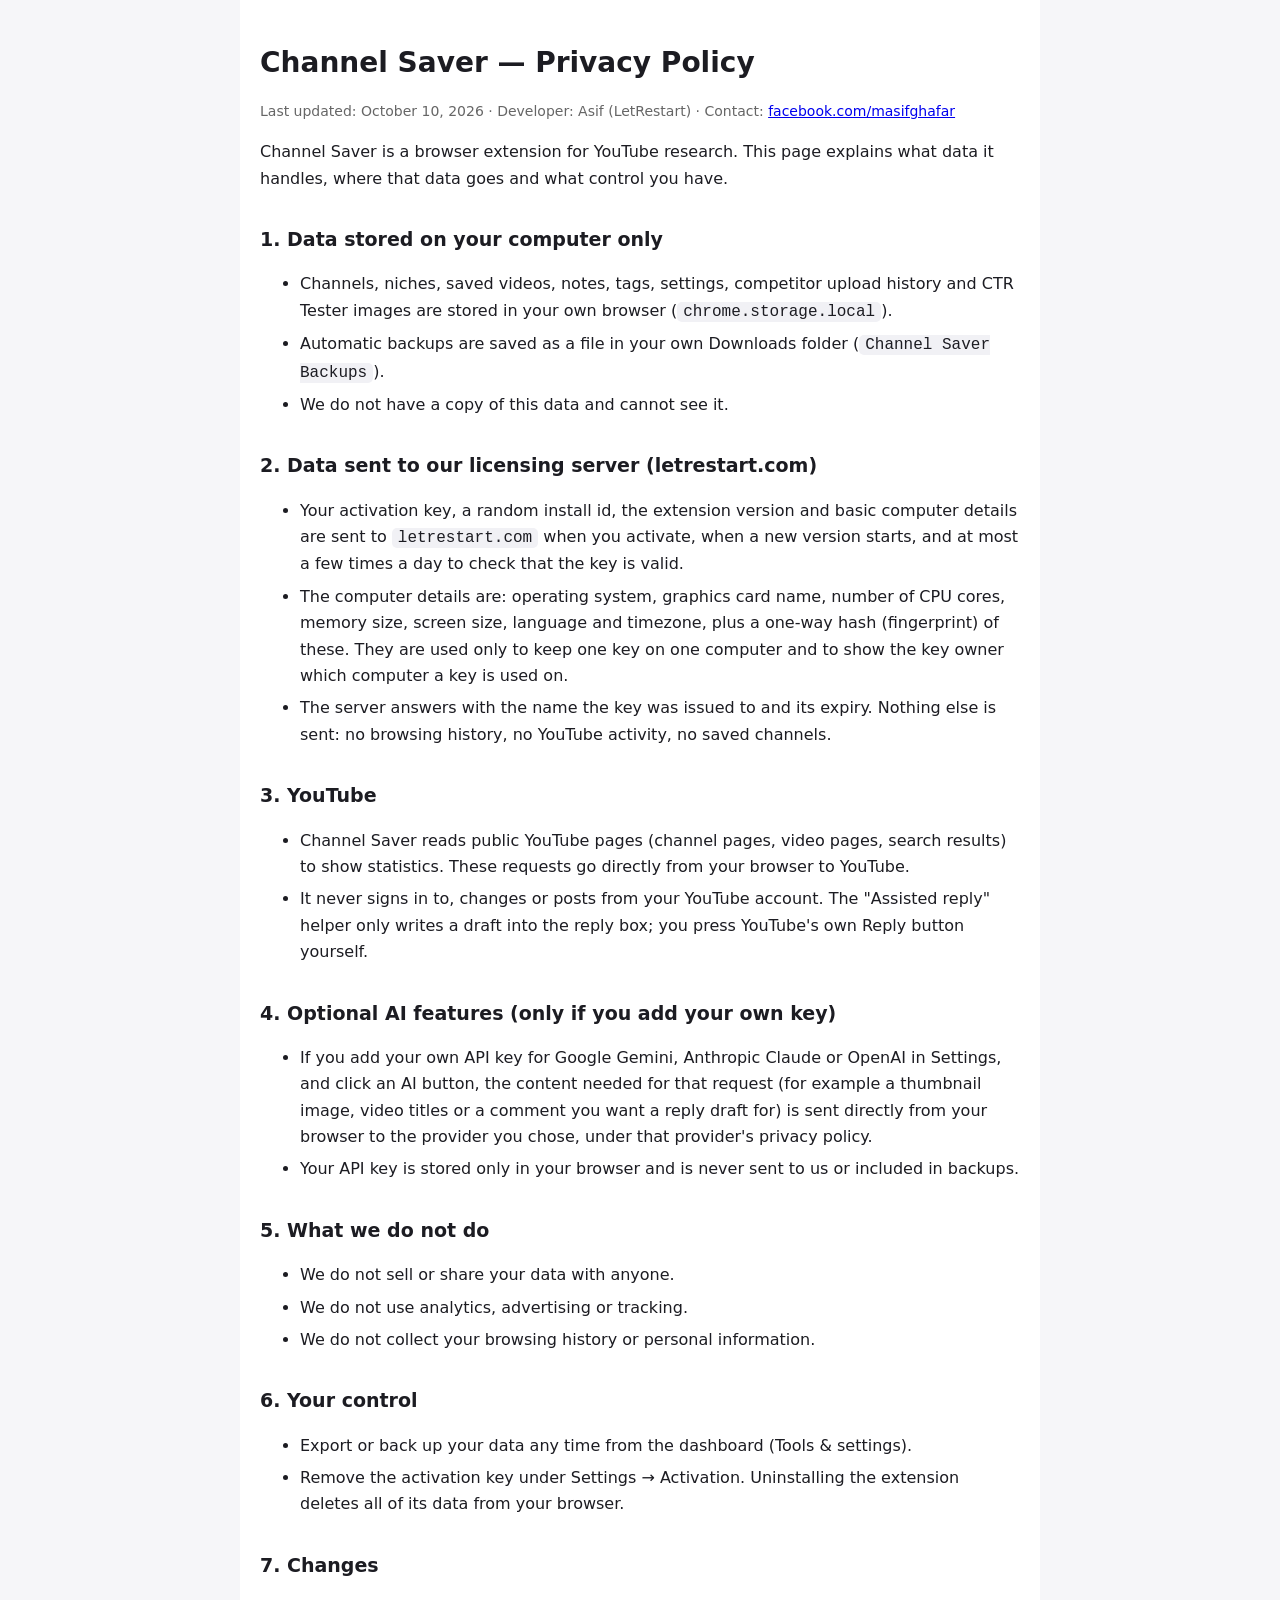
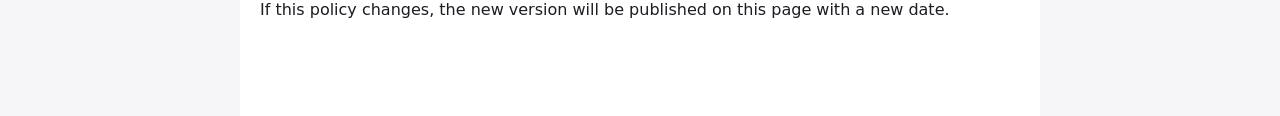
<file: docs/index.html>
<!doctype html>
<html lang="en">
<head>
<meta charset="utf-8">
<meta name="viewport" content="width=device-width, initial-scale=1">
<title>Channel Saver — Privacy Policy</title>
<style>
  body { margin: 0; font: 16px/1.65 "Segoe UI", system-ui, sans-serif; color: #1c1c22; background: #f6f6f9; }
  main { max-width: 760px; margin: 0 auto; padding: 40px 20px 80px; background: #fff; }
  h1 { font-size: 28px; margin: 0 0 4px; }
  h2 { font-size: 19px; margin: 32px 0 8px; }
  .muted { color: #666; font-size: 14px; }
  li { margin: 6px 0; }
  code { background: #f1f1f5; padding: 1px 6px; border-radius: 5px; }
</style>
</head>
<body>
<main>
  <h1>Channel Saver — Privacy Policy</h1>
  <p class="muted">Last updated: October 10, 2026 · Developer: Asif (LetRestart) · Contact: <a href="https://web.facebook.com/masifghafar/">facebook.com/masifghafar</a></p>

  <p>Channel Saver is a browser extension for YouTube research. This page explains what data it handles, where that data goes and what control you have.</p>

  <h2>1. Data stored on your computer only</h2>
  <ul>
    <li>Channels, niches, saved videos, notes, tags, settings, competitor upload history and CTR Tester images are stored in your own browser (<code>chrome.storage.local</code>).</li>
    <li>Automatic backups are saved as a file in your own Downloads folder (<code>Channel Saver Backups</code>).</li>
    <li>We do not have a copy of this data and cannot see it.</li>
  </ul>

  <h2>2. Data sent to our licensing server (letrestart.com)</h2>
  <ul>
    <li>Your activation key, a random install id, the extension version and basic computer details are sent to <code>letrestart.com</code> when you activate, when a new version starts, and at most a few times a day to check that the key is valid.</li>
    <li>The computer details are: operating system, graphics card name, number of CPU cores, memory size, screen size, language and timezone, plus a one-way hash (fingerprint) of these. They are used only to keep one key on one computer and to show the key owner which computer a key is used on.</li>
    <li>The server answers with the name the key was issued to and its expiry. Nothing else is sent: no browsing history, no YouTube activity, no saved channels.</li>
  </ul>

  <h2>3. YouTube</h2>
  <ul>
    <li>Channel Saver reads public YouTube pages (channel pages, video pages, search results) to show statistics. These requests go directly from your browser to YouTube.</li>
    <li>It never signs in to, changes or posts from your YouTube account. The "Assisted reply" helper only writes a draft into the reply box; you press YouTube's own Reply button yourself.</li>
  </ul>

  <h2>4. Optional AI features (only if you add your own key)</h2>
  <ul>
    <li>If you add your own API key for Google Gemini, Anthropic Claude or OpenAI in Settings, and click an AI button, the content needed for that request (for example a thumbnail image, video titles or a comment you want a reply draft for) is sent directly from your browser to the provider you chose, under that provider's privacy policy.</li>
    <li>Your API key is stored only in your browser and is never sent to us or included in backups.</li>
  </ul>

  <h2>5. What we do not do</h2>
  <ul>
    <li>We do not sell or share your data with anyone.</li>
    <li>We do not use analytics, advertising or tracking.</li>
    <li>We do not collect your browsing history or personal information.</li>
  </ul>

  <h2>6. Your control</h2>
  <ul>
    <li>Export or back up your data any time from the dashboard (Tools &amp; settings).</li>
    <li>Remove the activation key under Settings → Activation. Uninstalling the extension deletes all of its data from your browser.</li>
  </ul>

  <h2>7. Changes</h2>
  <p>If this policy changes, the new version will be published on this page with a new date.</p>
</main>
</body>
</html>
</file>
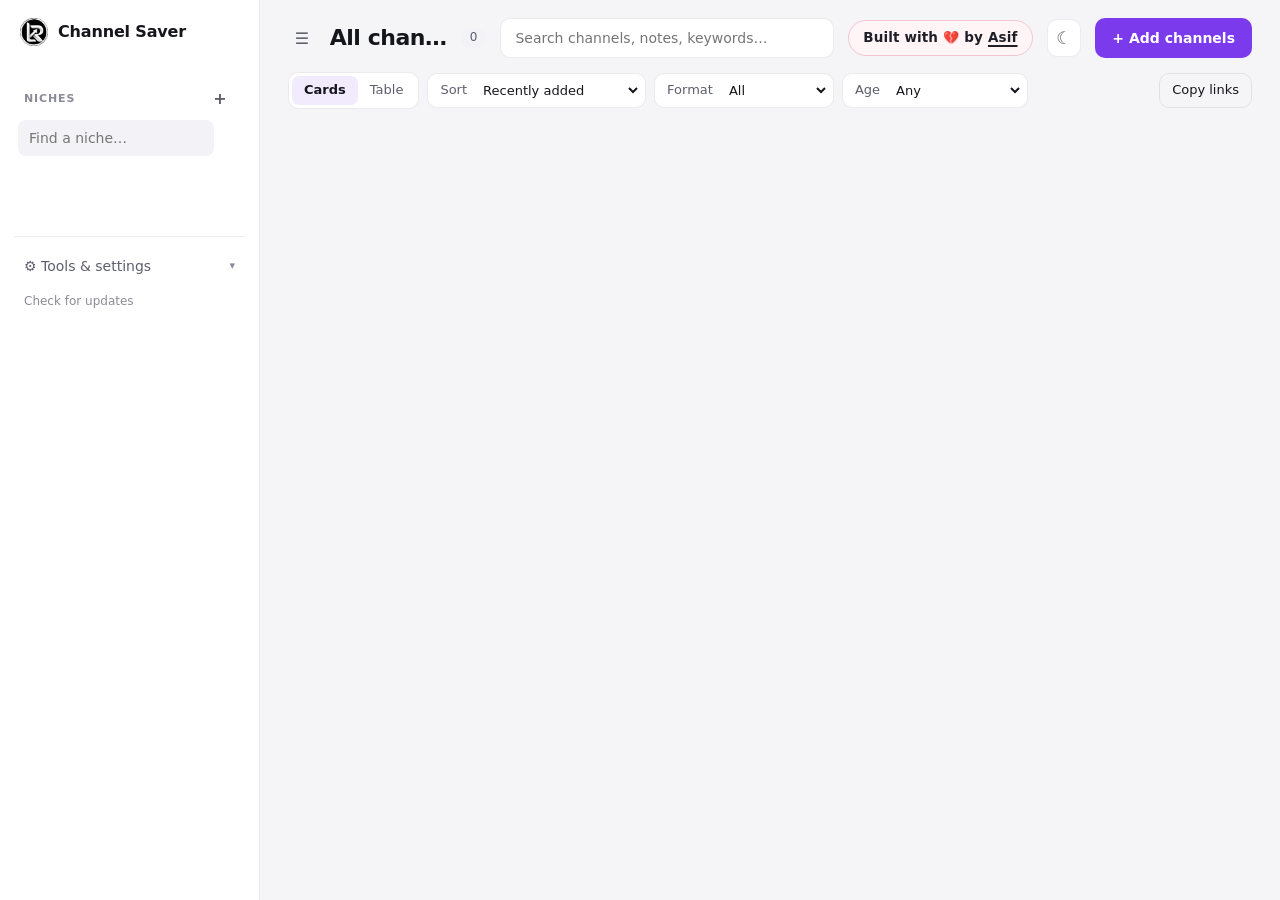
<file: dashboard.html>
<!doctype html>
<html lang="en">
<head>
  <meta charset="utf-8">
  <meta name="viewport" content="width=device-width, initial-scale=1">
  <title>Channel Saver</title>
  <link rel="icon" href="icons/icon32.png">
  <script src="theme.js"></script>
  <link rel="stylesheet" href="dashboard.css">
</head>
<body>
  <aside class="side" id="side">
    <div class="brand">
      <img src="icons/icon48.png" alt="" width="28" height="28">
      <div>
        <div class="brand-name">Channel Saver</div>
        <div class="brand-stats" id="stats"></div>
      </div>
    </div>

    <!-- Two levels, like a tool suite: the Dashboard lists the tools; inside a tool
         the menu shows "Back to Dashboard" and only that tool's pages. -->
    <button class="side-back" id="sideBack" hidden>← Back to Dashboard</button>
    <div class="side-tool" id="sideTool" hidden></div>
    <nav class="nav" id="nav"></nav>

    <div id="nicheBlock">
      <div class="side-label">
        <span>Niches</span>
        <button class="icon-btn" id="newNicheBtn" title="New niche" aria-label="New niche">+</button>
      </div>
      <input class="side-search" id="nicheSearch" placeholder="Find a niche…" autocomplete="off">
      <nav class="nav niches" id="niches"></nav>
    </div>

    <div class="side-bottom">
      <!-- Folded by default so the niche list gets the room. -->
      <details class="side-tools" id="sideTools">
        <summary class="side-action">⚙ Tools &amp; settings</summary>
        <button class="side-action" id="settingsBtn">⚙ Settings</button>
        <button class="side-action" id="exportCsv">⤓ Export CSV</button>
        <button class="side-action" id="backupBtn">⤓ Backup</button>
        <button class="side-action" id="importBtn">⤒ Import backup</button>
        <label class="side-toggle"><input type="checkbox" id="autoRefresh"> Auto-refresh daily</label>
        <label class="side-toggle"><input type="checkbox" id="notify"> Notify on competitor uploads</label>
        <button class="side-action backup-info" id="backupInfo">Auto-backup</button>
      </details>
      <button class="side-action version" id="versionBtn">Check for updates</button>
      <input type="file" id="importFile" accept="application/json,.json" hidden>
    </div>
  </aside>

  <main class="main">
    <header class="top">
      <button class="icon-btn menu-btn" id="menuBtn" aria-label="Menu">☰</button>
      <div class="top-title">
        <h1 id="viewTitle">All channels</h1>
        <span class="count" id="viewCount">0</span>
        <button class="icon-btn" id="nicheOpts" title="Niche options: rename, RPM, notes, delete" aria-label="Niche options" hidden>⋯</button>
      </div>
      <input class="search" id="search" placeholder="Search channels, notes, keywords…" autocomplete="off">
      <a class="built-by" href="https://web.facebook.com/masifghafar/" target="_blank" rel="noopener" title="Asif on Facebook">Built with <span class="built-heart" aria-label="love">💔</span> by <span class="built-name">Asif</span></a>
      <button class="icon-btn theme-btn" id="themeBtn" type="button">◐</button>
      <button class="btn primary" id="addBtn">+ Add channels</button>
    </header>

    <section class="update" id="updateBanner" hidden></section>

    <div class="toolbar">
      <div class="seg" role="group" aria-label="View">
        <button id="viewCards" class="on">Cards</button>
        <button id="viewTable">Table</button>
      </div>
      <label class="select"><span>Sort</span>
        <select id="sort">
          <option value="added">Recently added</option>
          <option value="score">Opportunity score</option>
          <option value="monthly">Monthly views</option>
          <option value="subs">Subscribers</option>
          <option value="growth">Subs growth / day</option>
          <option value="young">Newest channels</option>
          <option value="uploads">Uploads per week</option>
          <option value="outliers">Most outlier videos</option>
          <option value="vps">Views per subscriber</option>
        </select>
      </label>
      <label class="select"><span>Format</span>
        <select id="fFormat">
          <option value="">All</option>
          <option value="long">Long videos</option>
          <option value="shorts">Shorts</option>
        </select>
      </label>
      <label class="select"><span>Age</span>
        <select id="fAge">
          <option value="">Any</option>
          <option value="180">Under 6 months</option>
          <option value="365">Under 1 year</option>
          <option value="730">Under 2 years</option>
        </select>
      </label>
      <button class="btn ghost" id="copyLinks">Copy links</button>
    </div>

    <section class="niche-bar" id="nicheBar" hidden></section>
    <section id="list"></section>
  </main>

  <div class="drawer-wrap" id="drawerWrap" hidden>
    <div class="drawer-bg" data-close></div>
    <aside class="drawer" id="drawer" role="dialog" aria-modal="true"></aside>
  </div>

  <div class="modal-wrap" id="modalWrap" hidden>
    <div class="modal-bg" data-close></div>
    <div class="modal" id="modal" role="dialog" aria-modal="true"></div>
  </div>

  <div class="toast" id="toast" hidden></div>

  <script src="busy.js"></script>
  <script type="module" src="dashboard.js"></script>
</body>
</html>
</file>
<file: dashboard.css>
:root {
  --bg: #0b0b10;
  --panel: #13131a;
  --card: #17171f;
  --card-2: #1e1e28;
  --line: rgba(255, 255, 255, 0.12);
  --text: #ffffff;
  --muted: #d4d4dc;
  --faint: #a9a9b6;
  --accent: #8b5cf6;
  --accent-2: #7c3aed;
  --accent-soft: rgba(139, 92, 246, 0.14);
  --good: #22c55e;
  --warn: #f59e0b;
  --bad: #ef4444;
  --radius: 14px;
  color-scheme: dark;
}
/* Theme: follows the system unless the toggle sets data-theme on <html>. */
@media (prefers-color-scheme: light) {
  :root:not([data-theme="dark"]) {
    --bg: #f5f5f8;
    --panel: #ffffff;
    --card: #ffffff;
    --card-2: #f3f3f7;
    --line: rgba(0, 0, 0, 0.08);
    --text: #15151c;
    --muted: #5e5e6e;
    --faint: #8b8b99;
    --accent-soft: rgba(124, 58, 237, 0.1);
    color-scheme: light;
  }
}
:root[data-theme="light"] {
  --bg: #f5f5f8;
  --panel: #ffffff;
  --card: #ffffff;
  --card-2: #f3f3f7;
  --line: rgba(0, 0, 0, 0.08);
  --text: #15151c;
  --muted: #5e5e6e;
  --faint: #8b8b99;
  --accent-soft: rgba(124, 58, 237, 0.1);
  color-scheme: light;
}

* { box-sizing: border-box; }
html, body { margin: 0; height: 100%; }
body {
  display: flex;
  background: var(--bg);
  color: var(--text);
  font: 14px/1.45 system-ui, -apple-system, "Segoe UI", Roboto, sans-serif;
}
button, input, select, textarea { font: inherit; color: inherit; }
button { cursor: pointer; }
a { color: inherit; }
[hidden] { display: none !important; }

/* ---------- sidebar ---------- */
.side {
  width: 260px; flex-shrink: 0;
  height: 100vh; position: sticky; top: 0;
  display: flex; flex-direction: column;
  padding: 18px 14px;
  background: var(--panel);
  border-right: 1px solid var(--line);
  overflow-y: auto;
}
.brand { display: flex; gap: 10px; align-items: center; padding: 0 6px 18px; }
.brand img { border-radius: 8px; }
.brand-name { font-weight: 700; font-size: 16px; letter-spacing: -0.01em; }
.brand-stats { color: var(--muted); font-size: 12px; }
.nav { display: flex; flex-direction: column; gap: 2px; }
.nav-item {
  display: flex; align-items: center; gap: 10px;
  padding: 8px 10px;
  border: 0; border-radius: 9px;
  background: none; text-align: left;
  color: var(--muted);
}
.nav-item:hover { background: var(--card-2); color: var(--text); }
.nav-item.on { background: var(--accent-soft); color: var(--text); font-weight: 600; }
.nav-item .dot { width: 9px; height: 9px; border-radius: 50%; flex-shrink: 0; }
.nav-item .name { flex: 1; overflow: hidden; text-overflow: ellipsis; white-space: nowrap; }
.nav-item .n { font-size: 12px; color: var(--faint); font-variant-numeric: tabular-nums; }
.nav-item .pin { font-size: 11px; opacity: 0.6; }
.side-label {
  display: flex; justify-content: space-between; align-items: center;
  margin: 20px 10px 6px;
  font-size: 11px; font-weight: 600; letter-spacing: 0.08em; text-transform: uppercase; color: var(--faint);
}
.side-search {
  margin: 0 4px 8px; padding: 7px 10px;
  background: var(--card-2); border: 1px solid transparent; border-radius: 8px; outline: none;
}
.side-search:focus { border-color: var(--accent); }
.niches { flex: 1; overflow-y: auto; min-height: 60px; }
.side-bottom { display: flex; flex-direction: column; gap: 2px; padding-top: 12px; border-top: 1px solid var(--line); margin-top: 12px; }
.side-action { padding: 7px 10px; border: 0; border-radius: 8px; background: none; text-align: left; color: var(--muted); }
.side-action:hover { background: var(--card-2); color: var(--text); }
.side-toggle { display: flex; gap: 8px; align-items: center; padding: 7px 10px; color: var(--muted); font-size: 13px; }
.side-toggle input { accent-color: var(--accent); }

/* ---------- main ---------- */
.main { flex: 1; min-width: 0; padding: 18px 28px 60px; }
.top { display: flex; align-items: center; gap: 14px; margin-bottom: 14px; }
.top-title { display: flex; align-items: center; gap: 10px; min-width: 0; flex-shrink: 1; }
.top h1 { margin: 0; font-size: 22px; letter-spacing: -0.02em; white-space: nowrap; overflow: hidden; text-overflow: ellipsis; }
.count {
  padding: 1px 9px; border-radius: 99px;
  background: var(--card-2); color: var(--muted); font-size: 12px; font-variant-numeric: tabular-nums;
}
.search {
  margin-left: auto; width: min(380px, 40vw);
  padding: 9px 14px;
  background: var(--card); border: 1px solid var(--line); border-radius: 10px; outline: none;
}
.search:focus { border-color: var(--accent); }
.menu-btn { display: none; }
.icon-btn.theme-btn { width: 38px; height: 38px; border: 1px solid var(--line); background: var(--card); border-radius: 10px; font-size: 17px; }

.btn {
  display: inline-flex; align-items: center; gap: 6px;
  padding: 9px 16px;
  border: 1px solid var(--line); border-radius: 10px;
  background: var(--card); white-space: nowrap;
}
.btn:hover { background: var(--card-2); }
.btn.primary { background: var(--accent-2); border-color: transparent; color: #fff; font-weight: 600; }
.btn.primary:hover { background: var(--accent); }
.btn.ghost { background: none; }
.btn.danger { color: var(--bad); }
.btn:disabled { opacity: 0.5; cursor: default; }
.icon-btn {
  display: inline-grid; place-items: center;
  width: 30px; height: 30px;
  border: 0; border-radius: 8px;
  background: none; color: var(--muted); font-size: 16px;
}
.icon-btn:hover { background: var(--card-2); color: var(--text); }
.icon-btn.on { color: var(--warn); }

.toolbar { display: flex; flex-wrap: wrap; gap: 8px; align-items: center; margin-bottom: 16px; }
.select {
  display: inline-flex; align-items: center; gap: 6px;
  padding: 0 4px 0 12px;
  background: var(--card); border: 1px solid var(--line); border-radius: 10px;
  color: var(--muted); font-size: 13px;
}
.select select { padding: 8px 6px; background: none; border: 0; outline: none; color: var(--text); }
.select select option { background: var(--panel); }
.seg { display: inline-flex; background: var(--card); border: 1px solid var(--line); border-radius: 10px; padding: 3px; }
.seg button { padding: 5px 12px; border: 0; border-radius: 7px; background: none; color: var(--muted); font-size: 13px; }
.seg button.on { background: var(--accent-soft); color: var(--text); font-weight: 600; }
.toolbar .btn.ghost { margin-left: auto; padding: 7px 12px; font-size: 13px; }

/* ---------- niche summary ---------- */
.niche-bar {
  display: grid; grid-template-columns: repeat(auto-fit, minmax(150px, 1fr)); gap: 10px;
  margin-bottom: 18px;
}
.stat {
  padding: 12px 14px;
  background: var(--card); border: 1px solid var(--line); border-radius: 12px;
}
.stat .k { font-size: 12px; color: var(--muted); }
.stat .v { font-size: 20px; font-weight: 700; letter-spacing: -0.02em; margin-top: 2px; font-variant-numeric: tabular-nums; }
.stat .s { font-size: 11px; color: var(--faint); }
.niche-notes { grid-column: 1 / -1; color: var(--muted); font-size: 13px; white-space: pre-wrap; }

/* ---------- cards ---------- */
.grid { display: grid; grid-template-columns: repeat(auto-fill, minmax(250px, 300px)); gap: 14px; }
.card {
  position: relative;
  display: flex; flex-direction: column;
  background: var(--card); border: 1px solid var(--line); border-radius: var(--radius);
  overflow: hidden; cursor: pointer;
  transition: border-color 0.15s, transform 0.15s;
}
.card:hover { border-color: rgba(139, 92, 246, 0.5); }
.card.gone { opacity: 0.7; }
.banner { height: 64px; background: var(--card-2) center / cover no-repeat; }
.card-head { display: flex; gap: 12px; padding: 0 16px; margin-top: -24px; align-items: flex-end; }
.avatar {
  width: 56px; height: 56px; flex-shrink: 0;
  border-radius: 50%; border: 3px solid var(--card);
  background: var(--card-2) center / cover;
}
.score {
  margin-left: auto; margin-bottom: 4px;
  display: flex; flex-direction: column; align-items: center;
  min-width: 52px; padding: 4px 8px;
  border-radius: 10px; background: var(--card-2);
}
.score b { font-size: 18px; line-height: 1.1; font-variant-numeric: tabular-nums; }
.score span { font-size: 9px; letter-spacing: 0.06em; text-transform: uppercase; color: var(--muted); }
.score.hi b { color: var(--good); }
.score.mid b { color: var(--warn); }
.card-title { padding: 8px 16px 0; }
.card-title h3 { margin: 0; font-size: 16px; display: flex; gap: 6px; align-items: center; }
.card-title h3 .t { overflow: hidden; text-overflow: ellipsis; white-space: nowrap; }
.card-title .meta { color: var(--muted); font-size: 12.5px; }
.chips { display: flex; flex-wrap: wrap; gap: 5px; padding: 8px 16px 0; }
.chip {
  display: inline-flex; align-items: center; gap: 4px;
  padding: 2px 8px; border-radius: 99px;
  background: var(--card-2); color: var(--muted); font-size: 11.5px; white-space: nowrap;
}
.chip.niche { color: var(--text); }
.chip.niche::before { content: ""; width: 7px; height: 7px; border-radius: 50%; background: var(--c); }
.chip.good { background: rgba(34, 197, 94, 0.13); color: var(--good); }
.chip.warn { background: rgba(245, 158, 11, 0.13); color: var(--warn); }
.chip.bad { background: rgba(239, 68, 68, 0.13); color: var(--bad); }
.chip.accent { background: var(--accent-soft); color: var(--accent); }

.metrics { display: grid; grid-template-columns: repeat(3, 1fr); gap: 1px; margin: 12px 16px 0; background: var(--line); border-radius: 10px; overflow: hidden; }
.metric { padding: 8px 10px; background: var(--card-2); }
.metric .k { font-size: 10.5px; color: var(--muted); text-transform: uppercase; letter-spacing: 0.04em; }
.metric .v { font-weight: 650; font-size: 14px; font-variant-numeric: tabular-nums; white-space: nowrap; }
.metric .v.up { color: var(--good); }
.metric .v.down { color: var(--bad); }

.vids { display: grid; grid-template-columns: repeat(3, 1fr); gap: 8px; padding: 12px 16px 0; }
.vid { min-width: 0; text-decoration: none; }
.thumb { position: relative; aspect-ratio: 16 / 9; border-radius: 8px; background: var(--card-2) center / cover; }
.thumb .dur, .thumb .x {
  position: absolute; bottom: 4px;
  padding: 1px 5px; border-radius: 4px;
  background: rgba(0, 0, 0, 0.8); color: #fff; font-size: 10.5px; font-weight: 600;
}
.thumb .dur { right: 4px; }
.thumb .x { left: 4px; background: var(--good); color: #04120a; }
.vid .vt { font-size: 11.5px; line-height: 1.3; margin-top: 4px; display: -webkit-box; -webkit-line-clamp: 2; -webkit-box-orient: vertical; overflow: hidden; }
.vid .vm { font-size: 11px; color: var(--muted); }

.card-notes { margin: 12px 16px 0; padding: 8px 10px; border-radius: 8px; background: var(--card-2); color: var(--muted); font-size: 12.5px; white-space: pre-wrap; display: -webkit-box; -webkit-line-clamp: 2; -webkit-box-orient: vertical; overflow: hidden; }
.card-foot { display: flex; align-items: center; gap: 2px; padding: 10px 10px 10px 16px; margin-top: auto; color: var(--faint); font-size: 12px; }
.card-foot .when { margin-right: auto; }
.err { margin: 10px 16px 0; color: var(--bad); font-size: 12px; }

/* ---------- table ---------- */
.table-wrap { overflow-x: auto; background: var(--card); border: 1px solid var(--line); border-radius: var(--radius); }
table { width: 100%; border-collapse: collapse; font-size: 13px; }
th, td { padding: 10px 12px; text-align: left; border-bottom: 1px solid var(--line); white-space: nowrap; }
th { font-size: 11.5px; color: var(--muted); font-weight: 600; text-transform: uppercase; letter-spacing: 0.04em; position: sticky; top: 0; background: var(--card); }
td.num, th.num { text-align: right; font-variant-numeric: tabular-nums; }
tbody tr { cursor: pointer; }
tbody tr:hover { background: var(--card-2); }
.tch { display: flex; align-items: center; gap: 10px; max-width: 280px; }
.tch .avatar { width: 30px; height: 30px; border: 0; }
.tch div { overflow: hidden; text-overflow: ellipsis; }

/* ---------- empty ---------- */
.empty { text-align: center; padding: 70px 20px; color: var(--muted); }
.empty h2 { color: var(--text); margin: 0 0 8px; font-size: 20px; }
.empty p { max-width: 460px; margin: 0 auto 18px; }

/* ---------- drawer ---------- */
.drawer-wrap, .modal-wrap { position: fixed; inset: 0; z-index: 50; }
.drawer-bg, .modal-bg { position: absolute; inset: 0; background: rgba(0, 0, 0, 0.5); }
.drawer {
  position: absolute; top: 0; right: 0; bottom: 0;
  width: min(640px, 100vw);
  background: var(--panel); border-left: 1px solid var(--line);
  overflow-y: auto;
  animation: slide 0.18s ease-out;
}
@keyframes slide { from { transform: translateX(30px); opacity: 0; } }
.d-banner { height: 120px; background: var(--card-2) center / cover; }
.d-head { display: flex; gap: 14px; align-items: flex-end; padding: 0 24px; margin-top: -36px; }
.d-head .avatar { width: 84px; height: 84px; border-color: var(--panel); border-width: 4px; }
.d-close { position: absolute; top: 12px; right: 12px; background: rgba(0, 0, 0, 0.55); color: #fff; }
.d-body { padding: 14px 24px 40px; }
.d-body h2 { margin: 0; font-size: 22px; letter-spacing: -0.02em; }
.d-sub { color: var(--muted); font-size: 13px; }
.d-actions { display: flex; flex-wrap: wrap; gap: 8px; margin: 14px 0 6px; }
.d-actions .btn { padding: 7px 12px; font-size: 13px; }
.section { margin-top: 24px; }
.section h4 { margin: 0 0 10px; font-size: 12px; text-transform: uppercase; letter-spacing: 0.08em; color: var(--muted); }
.kv { display: grid; grid-template-columns: repeat(3, 1fr); gap: 10px; }
.kv .stat .v { font-size: 17px; }
.note { font-size: 12px; color: var(--faint); margin-top: 8px; }
.chart { width: 100%; height: 120px; background: var(--card); border: 1px solid var(--line); border-radius: 12px; }
.chart text { fill: var(--muted); font-size: 10px; }
.vlist { display: flex; flex-direction: column; gap: 8px; }
.vrow { display: flex; gap: 12px; align-items: center; text-decoration: none; padding: 6px; border-radius: 10px; }
.vrow:hover { background: var(--card-2); }
.vrow .thumb { width: 120px; flex-shrink: 0; }
.vrow .vt { font-size: 13px; font-weight: 500; }
.vrow .vm { font-size: 12px; color: var(--muted); }
.checks { display: flex; flex-wrap: wrap; gap: 8px; }
.check {
  display: inline-flex; align-items: center; gap: 6px;
  padding: 6px 12px; border-radius: 99px;
  border: 1px solid var(--line); background: var(--card); font-size: 13px; cursor: pointer;
}
.check.on { border-color: var(--c); background: color-mix(in srgb, var(--c) 16%, transparent); }
.check::before { content: ""; width: 8px; height: 8px; border-radius: 50%; background: var(--c); }
textarea, .input {
  width: 100%; padding: 10px 12px;
  background: var(--card); border: 1px solid var(--line); border-radius: 10px; outline: none; resize: vertical;
}
textarea:focus, .input:focus { border-color: var(--accent); }
.desc { color: var(--muted); font-size: 13px; white-space: pre-wrap; max-height: 160px; overflow-y: auto; }
.links { display: flex; flex-wrap: wrap; gap: 6px; }
.links a { font-size: 12.5px; color: var(--accent); text-decoration: none; }
.radio { display: inline-flex; gap: 4px; }

/* ---------- modal ---------- */
.modal {
  position: absolute; left: 50%; top: 10vh; transform: translateX(-50%);
  width: min(560px, calc(100vw - 32px));
  max-height: 80vh; overflow-y: auto;
  padding: 22px;
  background: var(--panel); border: 1px solid var(--line); border-radius: 16px;
  box-shadow: 0 30px 80px rgba(0, 0, 0, 0.5);
}
.modal h3 { margin: 0 0 4px; font-size: 18px; }
.modal p { margin: 0 0 14px; color: var(--muted); font-size: 13px; }
.modal label.field { display: block; margin-bottom: 12px; font-size: 13px; color: var(--muted); }
.modal label.field > * { margin-top: 6px; }
.modal .row { display: flex; gap: 10px; }
.modal .row > * { flex: 1; }
.modal .actions { display: flex; justify-content: flex-end; gap: 8px; margin-top: 16px; }
.progress { height: 6px; border-radius: 3px; background: var(--card-2); overflow: hidden; margin: 10px 0; }
.progress div { height: 100%; background: var(--accent); transition: width 0.3s; }
.log { font-size: 12.5px; color: var(--muted); max-height: 160px; overflow-y: auto; }
.log .bad { color: var(--bad); }

.menu-pop {
  position: fixed; z-index: 60;
  min-width: 200px; padding: 6px;
  background: var(--panel); border: 1px solid var(--line); border-radius: 12px;
  box-shadow: 0 16px 40px rgba(0, 0, 0, 0.4);
}
.menu-pop button { display: block; width: 100%; padding: 8px 10px; border: 0; border-radius: 8px; background: none; text-align: left; }
.menu-pop button:hover { background: var(--card-2); }
.menu-pop button.danger { color: var(--bad); }
.menu-pop hr { border: 0; border-top: 1px solid var(--line); margin: 4px 0; }

.toast {
  position: fixed; left: 50%; bottom: 28px; transform: translateX(-50%); z-index: 70;
  padding: 10px 18px; border-radius: 10px;
  background: var(--accent-2); color: #fff; font-weight: 500;
  box-shadow: 0 10px 30px rgba(0, 0, 0, 0.4);
}
.toast.bad { background: var(--bad); }

/* ---------- small screens ---------- */
@media (max-width: 860px) {
  .side { position: fixed; left: 0; z-index: 40; transform: translateX(-100%); transition: transform 0.2s; }
  .side.open { transform: none; box-shadow: 0 0 60px rgba(0, 0, 0, 0.6); }
  .menu-btn { display: inline-grid; }
  .main { padding: 14px 16px 60px; }
  .top { flex-wrap: wrap; }
  .search { order: 5; width: 100%; margin-left: 0; }
  .grid { grid-template-columns: 1fr; }
  .kv { grid-template-columns: repeat(2, 1fr); }
}

/* ---------- day groups ---------- */
.day + .day { margin-top: 28px; }
.day-head {
  display: flex; align-items: center; gap: 10px;
  margin: 0 0 12px; font-size: 15px; font-weight: 650; letter-spacing: -0.01em;
}

/* ---------- competitors ---------- */
.feed { margin-bottom: 26px; }
.feed-row { display: grid; grid-auto-flow: column; grid-auto-columns: 220px; gap: 12px; overflow-x: auto; padding-bottom: 6px; }
.feed-item { text-decoration: none; min-width: 0; }
.feed-item .vt { font-size: 12.5px; font-weight: 500; line-height: 1.3; margin-top: 6px; display: -webkit-box; -webkit-line-clamp: 2; -webkit-box-orient: vertical; overflow: hidden; }
.feed-item .vm { font-size: 11.5px; color: var(--muted); }
.feed-empty { margin-bottom: 20px; padding: 14px 16px; border: 1px dashed var(--line); border-radius: 12px; color: var(--muted); font-size: 13px; }
.vids-label { padding: 12px 16px 0; font-size: 10.5px; color: var(--muted); text-transform: uppercase; letter-spacing: 0.04em; }
.vids-label + .vids { padding-top: 6px; }

/* ---------- drag & drop ---------- */
.card[draggable="true"] { cursor: grab; }
.card[draggable="true"]:active { cursor: grabbing; }
body.dragging .nav-item.drop { outline: 1px dashed var(--accent); outline-offset: -1px; }
.nav-item.drop-over { background: var(--accent-soft) !important; color: var(--text); outline: 2px solid var(--accent) !important; }

/* ---------- update banner ---------- */
.update {
  display: flex; align-items: center; gap: 12px; flex-wrap: wrap;
  margin-bottom: 14px; padding: 12px 16px;
  background: var(--accent-soft); border: 1px solid var(--accent); border-radius: 12px;
}
.update > div { flex: 1; min-width: 220px; }
.upd-notes { font-size: 13px; margin-top: 2px; }
.upd-steps { font-size: 12px; color: var(--muted); margin-top: 4px; }
.side-action.version { font-size: 12px; color: var(--faint); }

/* ---------- competitor tracking ---------- */
.track-line { display: flex; flex-direction: column; gap: 2px; margin: 10px 16px 0; padding: 8px 10px; border-radius: 8px; background: var(--card-2); font-size: 12.5px; }
.track-line .k { color: var(--muted); }
.track-line .late { color: var(--warn); }
.feed-item .vm.when { color: var(--text); }
.vm.hot, td.hot { color: var(--good) !important; font-weight: 600; }
.vm.cold, td.cold { color: var(--bad) !important; }
.sub-h { margin: 18px 0 8px; font-size: 12.5px; font-weight: 600; color: var(--text); }
.heat { display: flex; flex-direction: column; gap: 3px; padding: 12px; background: var(--card); border: 1px solid var(--line); border-radius: 12px; overflow-x: auto; }
.heat-row { display: grid; grid-template-columns: 34px repeat(24, minmax(12px, 1fr)); gap: 3px; align-items: center; }
.heat-hours { margin-bottom: 2px; }
.heat .hh { font-size: 9.5px; color: var(--faint); white-space: nowrap; }
.heat .hd { font-size: 11px; color: var(--muted); }
.heat .cell { height: 16px; border-radius: 3px; background: var(--card-2); }
table.uploads td { font-size: 12.5px; }
table.uploads .vt-cell { white-space: normal; min-width: 200px; max-width: 260px; }
.log-list { display: flex; flex-direction: column; gap: 2px; max-height: 320px; overflow-y: auto; }
.log-item { display: flex; gap: 10px; padding: 8px 6px; border-bottom: 1px solid var(--line); font-size: 13px; }
.log-item .li { width: 18px; text-align: center; color: var(--accent); flex-shrink: 0; }
.log-item .vm { font-size: 12px; color: var(--muted); }

.metric .v.muted { color: var(--faint); font-weight: 500; }

/* ---------- similar channels ---------- */
.sim-head { margin-bottom: 18px; }
.sim-intro { margin: 0 0 10px; color: var(--muted); font-size: 13px; max-width: 760px; }
.sim-form { display: grid; grid-template-columns: minmax(240px, 1fr) auto minmax(180px, 260px); gap: 8px; }
.sim-recent { padding: 10px 0 0; }
.sim-recent .chip { border: 0; cursor: pointer; font-size: 12.5px; padding: 4px 10px; }
.sim-seed { display: flex; align-items: center; gap: 14px; margin-bottom: 12px; }
.sim-seed .avatar { width: 48px; height: 48px; border: 0; }
.sim-seed h2 { margin: 0; font-size: 18px; }
.sim-seed .vm { color: var(--muted); font-size: 12.5px; }
.sim-actions { margin-left: auto; display: flex; gap: 8px; align-items: center; }
.sim-table td { vertical-align: middle; }
.sim-name { font-weight: 600; }
.sim-table .vm { font-size: 11.5px; color: var(--muted); }
.sim-bar { width: 110px; height: 6px; border-radius: 3px; background: var(--card-2); overflow: hidden; }
.sim-bar span { display: block; height: 100%; background: var(--accent); }
.top-vid a { display: flex; gap: 8px; align-items: center; text-decoration: none; }
.top-vid .thumb { width: 84px; flex-shrink: 0; }
.sim-table th, .sim-table td { padding: 9px 10px; }
td.actions { display: flex; gap: 4px; align-items: center; }
.btn.small { padding: 5px 10px; font-size: 12.5px; }

/* ---------- restart after an update ---------- */
.restart-banner {
  position: fixed; top: 0; left: 0; right: 0; z-index: 90;
  display: flex; align-items: center; justify-content: center; gap: 14px;
  padding: 10px 16px; background: var(--bad); color: #fff; font-weight: 600;
}
.restart-banner button { padding: 6px 14px; border: 0; border-radius: 8px; background: #fff; color: #b91c1c; font-weight: 700; }

/* ---------- settings ---------- */
.set-group { margin: 14px 0; }
.set-h { font-size: 12px; font-weight: 600; color: var(--muted); text-transform: uppercase; letter-spacing: .06em; margin-bottom: 6px; }
.set-row { display: flex; gap: 10px; align-items: flex-start; padding: 7px 0; font-size: 14px; cursor: pointer; }
.set-row input { margin-top: 3px; accent-color: var(--accent); }

/* ---------- swipe file ---------- */
.sw-head { margin-bottom: 18px; }
.sw-form { display: grid; grid-template-columns: minmax(220px, 1fr) 180px 200px; gap: 8px; }
.sw-grid { display: grid; grid-template-columns: repeat(auto-fill, minmax(280px, 1fr)); gap: 16px; }
.sw-card { display: flex; flex-direction: column; background: var(--card); border: 1px solid var(--line); border-radius: var(--radius); overflow: hidden; }
.sw-thumb { display: block; border-radius: 0; }
.sw-type { position: absolute; left: 6px; top: 6px; padding: 2px 7px; border-radius: 5px; background: var(--accent-2); color: #fff; font-size: 11px; font-weight: 600; }
.sw-body { padding: 10px 12px 0; }
.sw-title { font-weight: 600; display: -webkit-box; -webkit-line-clamp: 2; -webkit-box-orient: vertical; overflow: hidden; }
.sw-note { margin-top: 6px; padding: 6px 8px; border-radius: 8px; background: var(--card-2); font-size: 12.5px; white-space: pre-wrap; }
.sw-actions { display: flex; align-items: center; gap: 2px; padding: 8px 8px 8px 12px; margin-top: auto; }
.sw-actions .vm { margin-right: auto; font-size: 12px; color: var(--faint); }

/* ---------- thumbnail tester ---------- */
.tt-form { display: grid; grid-template-columns: repeat(auto-fit, minmax(200px, 1fr)); gap: 10px; align-items: end; margin-bottom: 12px; }
.tt-form label.field { margin: 0; font-size: 13px; color: var(--muted); display: flex; flex-direction: column; gap: 6px; }
.tt-buttons { display: flex; gap: 8px; }
.tt-bar { display: flex; flex-wrap: wrap; gap: 8px; align-items: center; margin-bottom: 16px; }
.tt-bar .vm { color: var(--muted); font-size: 12.5px; }
.tt-grid { display: grid; grid-template-columns: repeat(4, 1fr); gap: 24px 16px; padding: 18px; background: #fff; border-radius: 14px; color: #0f0f0f; }
.tt-grid.mobile { grid-template-columns: 1fr; max-width: 400px; margin: 0 auto; gap: 18px; }
@media (prefers-color-scheme: dark) { :root:not([data-theme="light"]) .tt-grid { background: #0f0f0f; color: #f1f1f1; } }
:root[data-theme="dark"] .tt-grid { background: #0f0f0f; color: #f1f1f1; }
.tt-thumb { position: relative; aspect-ratio: 16/9; border-radius: 12px; background: #ccc center/cover; }
.tt-meta { display: flex; gap: 10px; margin-top: 10px; }
.tt-av { width: 36px; height: 36px; border-radius: 50%; flex-shrink: 0; background: #888 center/cover; }
.tt-title { font: 500 15px/1.35 Roboto, Arial, sans-serif; display: -webkit-box; -webkit-line-clamp: 2; -webkit-box-orient: vertical; overflow: hidden; }
.tt-sub { font: 13px Roboto, Arial, sans-serif; opacity: .65; }
.tt-tile.mine .tt-thumb { outline: 3px solid var(--accent); outline-offset: 3px; }
.tt-grid .empty { grid-column: 1 / -1; }

body.has-restart { padding-top: 46px; }
body.has-restart .side { top: 46px; height: calc(100vh - 46px); }
.tt-thumb .dur { position: absolute; right: 6px; bottom: 6px; padding: 1px 5px; border-radius: 4px; background: rgba(0,0,0,.8); color: #fff; font: 600 12px Roboto, Arial, sans-serif; }
/* Dark mode: sidebar and secondary text stay bright enough to read. */
:root:not([data-theme="light"]) .nav-item { color: var(--text); }
@media (prefers-color-scheme: light) { :root:not([data-theme="dark"]) .nav-item { color: var(--muted); } }
:root[data-theme="light"] .nav-item { color: var(--muted); }

.side-action.backup-info { font-size: 12px; color: var(--good); }
.restore-hint { font-size: 12.5px; color: var(--faint); margin-top: 14px !important; }

.sim-form.sim-form3 { grid-template-columns: minmax(220px, 1fr) auto auto minmax(180px, 240px); }
@media (max-width: 1100px) { .sim-form.sim-form3 { grid-template-columns: 1fr auto auto; } .sim-form.sim-form3 select { grid-column: 1 / -1; } }
/* competitor focus */
.card.focus { border-color: var(--accent); box-shadow: 0 0 0 2px var(--accent); }
.feed-hint { margin-bottom: 20px; padding: 12px 16px; border: 1px dashed var(--line); border-radius: 12px; color: var(--muted); font-size: 13.5px; }
.day-head .btn.small { margin-left: auto; }
.feed-empty { display: flex; align-items: center; gap: 12px; justify-content: space-between; }
.niche-videos .feed-item.nv { display: flex; flex-direction: column; }
.niche-videos .feed-item.nv > a { text-decoration: none; color: inherit; }
.nv-actions { display: flex; gap: 2px; margin-top: 4px; }

/* "Looking for you…" while a similar search runs */
.cs-looking { display: flex; flex-wrap: wrap; align-items: center; gap: 12px; margin: 10px 8px; padding: 14px 16px; border-radius: 14px; background: var(--accent-soft); }
.cs-glass { position: relative; width: 44px; height: 44px; flex-shrink: 0; }
.cs-glass span { position: absolute; left: 8px; top: 8px; font-size: 26px; line-height: 1; animation: cs-search 1.6s ease-in-out infinite; }
@keyframes cs-search {
  0% { transform: translate(0, 0) rotate(-10deg); }
  25% { transform: translate(8px, -5px) rotate(10deg); }
  50% { transform: translate(10px, 6px) rotate(-6deg); }
  75% { transform: translate(-2px, 8px) rotate(8deg); }
  100% { transform: translate(0, 0) rotate(-10deg); }
}
.cs-looking-txt b { font-size: 15px; }
.cs-progress { flex-basis: 100%; height: 5px; border-radius: 3px; background: rgba(124, 58, 237, .18); overflow: hidden; }
.cs-progress i { display: block; height: 100%; background: #7c3aed; transition: width .4s; }
.sim-chip { cursor: pointer; padding-right: 6px !important; gap: 6px; }
.sim-chip .sim-x { visibility: hidden; border: 0; background: none; color: inherit; padding: 0 2px; font-size: 11px; cursor: pointer; opacity: .7; }
.sim-chip:hover .sim-x { visibility: visible; }
.sim-chip .sim-x:hover { opacity: 1; color: var(--bad); }

/* ---------- CTR Tester ---------- */
.ctr-slots { display: grid; grid-template-columns: repeat(3, minmax(200px, 1fr)); gap: 12px; margin-bottom: 14px; }
.ctr-slot { padding: 10px; border: 1px dashed var(--line); border-radius: 12px; background: var(--card); display: flex; flex-direction: column; gap: 8px; }
.ctr-slot.has { border-style: solid; }
.ctr-slot-head { display: flex; align-items: center; justify-content: space-between; }
.ctr-slot-img { aspect-ratio: 16/9; border-radius: 8px; background: var(--card-2) center/cover; display: grid; place-items: center; cursor: pointer; color: var(--muted); font-size: 13px; }
.ctr-row { display: flex; flex-wrap: wrap; gap: 8px; align-items: center; margin-bottom: 12px; }
.ctr-setup { align-items: flex-end; }
.ctr-setup label.field { margin: 0; display: flex; flex-direction: column; gap: 6px; font-size: 13px; color: var(--muted); min-width: 180px; }
.ctr-buttons { display: flex; gap: 8px; }
.ctr-tabs { margin-bottom: 14px; }
.ctr-hint { margin: 0 0 10px; color: var(--muted); font-size: 12.5px; }
.ctr-grid { padding: 18px; border-radius: 14px; background: #fff; color: #0f0f0f; display: grid; gap: 22px 16px; }
.ctr-grid.dark { background: #0f0f0f; color: #f1f1f1; }
.ctr-grid.squint .ctr-tile { filter: blur(3.5px); }
.ctr-grid.gray .ctr-tile { filter: grayscale(1); }
.ctr-grid.squint.gray .ctr-tile { filter: blur(3.5px) grayscale(1); }
.ctr-tile { min-width: 0; cursor: pointer; }
.ctr-thumb { position: relative; aspect-ratio: 16/9; border-radius: 12px; background: #ccc center/cover; }
.ctr-dur { position: absolute; right: 6px; bottom: 6px; padding: 1px 5px; border-radius: 4px; background: rgba(0,0,0,.8); color: #fff; font: 600 12px Roboto, Arial, sans-serif; }
.ctr-meta { display: flex; gap: 10px; margin-top: 10px; }
.ctr-av { width: 36px; height: 36px; border-radius: 50%; flex-shrink: 0; background: #999 center/cover; }
.ctr-text { min-width: 0; }
.ctr-title { font: 500 15px/1.35 Roboto, Arial, sans-serif; display: -webkit-box; -webkit-line-clamp: 2; -webkit-box-orient: vertical; overflow: hidden; }
.ctr-sub { font: 13px Roboto, Arial, sans-serif; opacity: .65; }
.ctr-grid.l-home { grid-template-columns: repeat(4, 1fr); }
.ctr-grid.l-large { grid-template-columns: repeat(2, 1fr); }
.ctr-grid.l-large .ctr-title { font-size: 18px; }
.ctr-grid.l-mobile { grid-template-columns: 1fr; max-width: 390px; margin: 0 auto; padding: 0 0 12px; gap: 16px; }
.ctr-grid.l-mobile .ctr-thumb { border-radius: 0; }
.ctr-grid.l-mobile .ctr-meta { padding: 0 12px; }
.ctr-grid.l-search { grid-template-columns: 1fr; max-width: 980px; }
.ctr-grid.l-search .ctr-tile { display: grid; grid-template-columns: 360px 1fr; gap: 16px; }
.ctr-grid.l-search .ctr-meta { margin-top: 0; }
.ctr-grid.l-search .ctr-title { font-size: 18px; }
.ctr-grid.l-sidebar { grid-template-columns: 1fr; max-width: 420px; gap: 10px; }
.ctr-grid.l-sidebar .ctr-tile { display: grid; grid-template-columns: 168px 1fr; gap: 8px; }
.ctr-grid.l-sidebar .ctr-thumb { border-radius: 8px; }
.ctr-grid.l-sidebar .ctr-meta { margin-top: 0; }
.ctr-grid.l-sidebar .ctr-title { font-size: 14px; }
.ctr-grid.l-sidebar .ctr-sub { font-size: 12px; }
.ctr-scores { display: grid; grid-template-columns: repeat(auto-fill, minmax(300px, 1fr)); gap: 14px; }
.ctr-score-card { padding: 14px; border: 1px solid var(--line); border-radius: 14px; background: var(--card); display: flex; flex-direction: column; gap: 8px; }
.ctr-score-card.best { border-color: var(--good); box-shadow: 0 0 0 2px var(--good); }
.ctr-score-top { display: flex; gap: 12px; align-items: center; margin-bottom: 4px; }
.ctr-score-img { width: 128px; aspect-ratio: 16/9; border-radius: 8px; background: var(--card-2) center/cover; flex-shrink: 0; }
.ctr-total { font-size: 34px; font-weight: 800; line-height: 1; }
.ctr-bar { display: grid; grid-template-columns: 1fr 110px 28px; gap: 8px; align-items: center; font-size: 12.5px; color: var(--muted); }
.ctr-bar b { text-align: right; color: var(--text); font-variant-numeric: tabular-nums; }
.ctr-bar-track { height: 6px; border-radius: 3px; background: var(--card-2); overflow: hidden; }
.ctr-bar-track i { display: block; height: 100%; }
.ctr-bar-track i.good { background: var(--good); }
.ctr-bar-track i.ok { background: var(--warn); }
.ctr-bar-track i.bad { background: var(--bad); }
.ctr-tips { margin: 6px 0 0; padding-left: 18px; font-size: 12.5px; color: var(--text); }
.ctr-tips li { margin: 3px 0; }
.ctr-ok { font-size: 12.5px; color: var(--good); }
.ctr-note { grid-column: 1 / -1; color: var(--muted); font-size: 12.5px; }
.ctr-results table { width: auto; min-width: 420px; }
.ctr-overlay { position: fixed; inset: 0; z-index: 100; overflow-y: auto; padding: 18px 24px 40px; background: rgba(0,0,0,.85); }
.ctr-ov-head { display: flex; flex-wrap: wrap; align-items: center; gap: 12px; margin-bottom: 14px; color: #fff; }
.ctr-ov-head span { opacity: .8; font-size: 13px; margin-right: auto; }
.ctr-overlay .ctr-tile:hover .ctr-thumb { outline: 3px solid #fff; outline-offset: 2px; }
@media (max-width: 1100px) { .ctr-grid.l-home { grid-template-columns: repeat(3, 1fr); } .ctr-slots { grid-template-columns: 1fr 1fr; } }

/* CTR Tester: Improve CTR tab */
.ctr-improve { display: grid; gap: 14px; }
.ctr-imp-card { padding: 16px; border: 1px solid var(--line); border-radius: 14px; background: var(--card); display: flex; flex-direction: column; gap: 10px; }
.ctr-imp-head { display: flex; gap: 14px; align-items: center; }
.ctr-imp-head b { font-size: 15px; }
.ctr-fixes { margin: 0; padding-left: 22px; display: grid; gap: 12px; }
.ctr-fixes > li { padding-left: 4px; }
.ctr-fixes ul { margin: 4px 0 0; padding-left: 18px; font-size: 13px; }
.ctr-fixes ul li { margin: 3px 0; }
.ctr-fix-top { display: flex; align-items: center; gap: 8px; }
.ctr-gain { font-size: 11.5px; font-weight: 700; color: var(--good); background: color-mix(in srgb, var(--good) 14%, transparent); padding: 2px 8px; border-radius: 999px; }
.ctr-sub { font-weight: 700; font-size: 13px; margin-top: 4px; }
.ctr-colours { display: flex; align-items: center; gap: 6px; flex-wrap: wrap; }
.ctr-colours i { width: 18px; height: 18px; border-radius: 50%; display: inline-block; border: 1px solid var(--line); }
.ctr-colours i.free { width: 22px; height: 22px; box-shadow: 0 0 0 2px var(--accent, #8b5cf6); }
.ctr-boost { display: flex; gap: 14px; align-items: center; flex-wrap: wrap; }
.ctr-score-img.big { width: 220px; }
.ctr-imp-card > .btn { align-self: flex-start; }
.ctr-boost a.btn { text-decoration: none; }

/* Optional AI blocks (ai-ui.js) */
.ai-block { border: 1px solid color-mix(in srgb, var(--accent, #8b5cf6) 35%, var(--line)); border-radius: 14px; padding: 14px 16px; background: color-mix(in srgb, var(--accent, #8b5cf6) 5%, var(--card)); }
.ai-block h4 { margin-top: 0; }
.ai-niche { margin-bottom: 16px; }
.ai-nokey { display: flex; align-items: center; gap: 8px; flex-wrap: wrap; font-size: 13px; }
.ai-thinking { display: flex; align-items: center; gap: 8px; font-size: 13px; color: var(--muted); }
.ai-spark { display: inline-block; animation: ai-pulse 1.1s ease-in-out infinite; }
@keyframes ai-pulse { 50% { transform: scale(1.35) rotate(15deg); opacity: .6; } }
.ai-err { color: var(--bad, #e5484d); font-size: 13px; margin: 4px 0 8px; }
.ai-out { display: flex; flex-direction: column; gap: 10px; font-size: 13.5px; }
.ai-lead { margin: 0; font-size: 14px; line-height: 1.45; }
.ai-kv { display: grid; grid-template-columns: 96px 1fr; gap: 8px; }
.ai-kv b { color: var(--muted); font-weight: 600; }
.ai-sub { font-weight: 700; margin-bottom: 4px; }
.ai-list { margin: 0; padding-left: 20px; display: grid; gap: 4px; }
.ai-topics { display: flex; flex-wrap: wrap; gap: 6px; }
.ai-topic { padding: 3px 10px; border-radius: 999px; font-size: 12.5px; border: 1px solid var(--line); }
.ai-topic.good { background: color-mix(in srgb, var(--good) 16%, transparent); border-color: transparent; }
.ai-topic.bad { background: color-mix(in srgb, var(--bad, #e5484d) 14%, transparent); border-color: transparent; }
.ai-ideas { margin: 0; padding-left: 22px; display: grid; gap: 8px; }
.ai-ideas b { font-weight: 600; }
.ai-titles { margin: 0; padding-left: 18px; display: grid; gap: 4px; }
.ai-titles li span { margin-right: 6px; }
.ai-copy { font-size: 12px; padding: 0 6px; vertical-align: middle; }
.ai-score { display: flex; align-items: center; gap: 10px; }
.ai-score b { font-size: 26px; }
.ai-foot { display: flex; align-items: center; justify-content: space-between; gap: 8px; margin-top: 12px; flex-wrap: wrap; }
.ai-settings .ai-keyrow { display: flex; gap: 6px; align-items: center; }
.ai-settings .ai-keyrow .input { flex: 1; }
.ai-test-status { font-size: 12.5px; min-height: 16px; }
.ai-test-status.ok { color: var(--good); }
.ai-test-status.bad { color: var(--bad, #e5484d); }
.ctr-imp-card .ai-block { margin-top: 4px; }

.ctr-imp-head .ctr-copy { margin-left: auto; align-self: flex-start; white-space: nowrap; }

/* Activation screen (activation.js) */
#lock { position: fixed; inset: 0; z-index: 1000; display: grid; place-items: center; padding: 16px; background: var(--bg); }
.lock-card { width: min(460px, 100%); background: var(--card); border: 1px solid var(--line); border-radius: 18px; padding: 28px 24px; text-align: center; box-shadow: 0 20px 60px rgba(0, 0, 0, .18); display: flex; flex-direction: column; gap: 12px; align-items: center; }
.lock-card img { border-radius: 50%; }
.lock-card h1 { margin: 4px 0 0; font-size: 22px; }
.lock-sub { margin: 0; color: var(--muted); }
.lock-card .lock-input { text-align: center; letter-spacing: .06em; font-size: 15px; }
.lock-card textarea, .lock-card .lock-input { width: 100%; font: 12.5px/1.4 Consolas, monospace; padding: 10px 12px; border-radius: 10px; border: 1px solid var(--line); background: var(--bg); color: var(--text); resize: vertical; word-break: break-all; }
.lock-card .btn { width: 100%; justify-content: center; padding: 11px; font-size: 15px; }
.lock-msg { min-height: 20px; font-size: 13.5px; color: var(--bad); }
.lock-msg.ok { color: var(--good); }
.lock-note { margin: 0; font-size: 12.5px; color: var(--muted); }

#lockRestart { width: 100%; justify-content: center; }

/* Tools & settings fold (sidebar bottom) */
.side-tools > summary { list-style: none; cursor: pointer; display: flex; align-items: center; justify-content: space-between; }
.side-tools > summary::-webkit-details-marker { display: none; }
.side-tools > summary::after { content: '▾'; font-size: 11px; color: var(--faint); transition: transform .15s; }
.side-tools[open] > summary::after { transform: rotate(180deg); }
.side-tools[open] > summary { color: var(--text); }
.side-tools > :not(summary) { margin-left: 8px; }

/* ---------- Two-level sidebar ---------- */
.side-back { display: flex; align-items: center; gap: 6px; margin: 4px 0 2px; padding: 9px 10px; border: 1px solid var(--line); border-radius: 10px; background: var(--card); color: var(--text); font-weight: 600; text-align: left; }
.side-back:hover { border-color: var(--accent); color: var(--accent); }
.side-tool { padding: 8px 10px 4px; font-size: 12px; color: var(--faint); }
#nav .side-label { margin-top: 10px; }

/* ---------- Dashboard (home) ---------- */
.home { display: flex; flex-direction: column; gap: 18px; }
.home-hello h2 { margin: 0 0 4px; font-size: 24px; }
.home-hello p { margin: 0; color: var(--muted); }
.home-stats { display: grid; grid-template-columns: repeat(auto-fill, minmax(180px, 1fr)); gap: 12px; }
.home-label { padding: 0; margin: 4px 0 -6px; }
.home-tools { display: grid; grid-template-columns: repeat(auto-fill, minmax(280px, 1fr)); gap: 14px; }
.home-tool { display: flex; gap: 14px; align-items: flex-start; text-align: left; padding: 16px 18px; border: 1px solid var(--line); border-radius: 14px; background: var(--card); color: var(--text); position: relative; transition: border-color .15s, transform .15s; }
.home-tool:hover { border-color: var(--accent); transform: translateY(-1px); }
.home-ico { font-size: 26px; line-height: 1; }
.home-tool b { font-size: 15px; }
.home-tool p { margin: 4px 0 0; font-size: 13px; color: var(--muted); line-height: 1.45; }
.home-stat { position: absolute; top: 12px; right: 14px; font-size: 11.5px; color: var(--accent); background: var(--accent-soft); padding: 2px 8px; border-radius: 999px; }

/* ---------- Niche Finder ---------- */
.finder { display: flex; flex-direction: column; gap: 18px; }
.fd-head { display: flex; flex-direction: column; gap: 10px; }
.fd-searchrow { display: flex; gap: 8px; }
.fd-searchrow .input { flex: 1; }
.fd-stats { display: flex; gap: 22px; flex-wrap: wrap; }
.fd-stat span { color: var(--muted); font-size: 13px; margin-right: 6px; }
.fd-stat b { font-size: 15px; }
.fd-controls { display: flex; gap: 8px; flex-wrap: wrap; align-items: center; }
.fd-controls .input { width: auto; }
.fd-progress { display: flex; flex-direction: column; gap: 6px; font-size: 13px; color: var(--muted); }
.fd-bar { height: 4px; border-radius: 4px; background: var(--card-2); overflow: hidden; }
.fd-bar i { display: block; height: 100%; background: var(--accent); transition: width .3s; }
.fd-hint { margin: 0; font-size: 12.5px; color: var(--faint); }
.fd-two { display: grid; grid-template-columns: repeat(auto-fit, minmax(420px, 1fr)); gap: 18px; align-items: start; }
.fd-sec { border: 1px solid var(--line); border-radius: 16px; background: var(--card); padding: 16px 18px; display: flex; flex-direction: column; gap: 10px; min-width: 0; }
.fd-sec-head { display: flex; align-items: center; justify-content: space-between; gap: 10px; flex-wrap: wrap; }
.fd-sec-head h2 { margin: 0; font-size: 17px; }
.fd-row { display: flex; gap: 8px; align-items: center; flex-wrap: wrap; }
.fd-viewall { border: 0; background: none; color: var(--accent); font-weight: 600; padding: 4px 2px; }
.fd-tabs { display: flex; gap: 18px; border-bottom: 1px solid var(--line); }
.fd-tab { border: 0; background: none; padding: 6px 0 8px; color: var(--muted); border-bottom: 2px solid transparent; margin-bottom: -1px; font-weight: 500; }
.fd-tab.on { color: var(--text); border-bottom-color: var(--accent); font-weight: 600; }
.fd-period { padding: 6px 10px; border-radius: 8px; border: 1px solid var(--line); background: var(--card); color: var(--text); }
.fd-empty { padding: 20px 8px; text-align: center; color: var(--muted); font-size: 13.5px; }
.fd-rows { display: flex; flex-direction: column; gap: 8px; }
.fd-rowcard { display: grid; grid-template-columns: 96px minmax(0, 1fr) auto auto; gap: 14px; align-items: center; padding: 8px; border-radius: 12px; background: var(--card-2); }
.fd-rowimg { width: 96px; aspect-ratio: 16 / 10; border-radius: 8px; background: var(--card) center / cover; }
.fd-rowname { display: flex; flex-direction: column; gap: 2px; color: var(--text); text-decoration: none; min-width: 0; }
.fd-rowname b { white-space: nowrap; overflow: hidden; text-overflow: ellipsis; }
.fd-rowname span { font-size: 12.5px; color: var(--muted); }
.fd-rowx { display: flex; flex-direction: column; align-items: flex-end; gap: 6px; }
.fd-rowx b { font-size: 16px; }
.fd-dashes { display: flex; gap: 4px; }
.fd-dashes i { width: 16px; height: 4px; border-radius: 3px; background: var(--line); }
.fd-dashes i.on { background: var(--accent); }
.fd-dashes.hot i.on { background: var(--good); }
.fd-rowstats { display: grid; grid-template-columns: auto auto auto auto; gap: 4px 12px; font-size: 12.5px; align-items: baseline; }
.fd-rowstats span { color: var(--muted); }
.fd-rowstats b { text-align: right; }
.fd-rowact { display: flex; gap: 6px; }
.fd-kw { display: flex; flex-wrap: wrap; gap: 8px; }
.fd-kw-chip { display: inline-flex; gap: 6px; align-items: center; padding: 6px 12px; border: 1px solid var(--line); border-radius: 999px; color: var(--text); text-decoration: none; font-size: 13.5px; }
.fd-kw-chip:hover { border-color: var(--accent); color: var(--accent); }
.fd-kw-chip span { font-size: 11px; color: var(--faint); }
.fd-cats { display: grid; grid-template-columns: repeat(auto-fill, minmax(170px, 1fr)); gap: 10px; }
.fd-cat { display: flex; flex-direction: column; gap: 3px; text-align: left; padding: 12px 14px; border: 1px solid var(--line); border-radius: 12px; background: var(--card-2); color: var(--text); }
.fd-cat.on, .fd-cat:hover { border-color: var(--accent); }
.fd-cat span { font-size: 13px; color: var(--muted); }
.fd-cat .fd-cat-sub { font-size: 12px; color: var(--good); }
.fd-filter { display: flex; align-items: center; gap: 8px; font-size: 13px; margin-bottom: 8px; }
.fd-grid-vid { display: grid; grid-template-columns: repeat(auto-fill, minmax(210px, 1fr)); gap: 16px; }
.fd-vid { display: flex; flex-direction: column; gap: 4px; color: var(--text); text-decoration: none; }
.fd-thumb { aspect-ratio: 16 / 9; border-radius: 10px; background: var(--card-2) center / cover; position: relative; }
.fd-x-pill { position: absolute; left: 6px; bottom: 6px; font-size: 11.5px; font-weight: 700; background: var(--good); color: #062e14; padding: 1px 7px; border-radius: 6px; }
.fd-vt { font-weight: 600; font-size: 13.5px; line-height: 1.35; display: -webkit-box; -webkit-line-clamp: 2; -webkit-box-orient: vertical; overflow: hidden; }
.fd-vm { font-size: 12.5px; color: var(--muted); }
.fd-vph { align-self: flex-start; font-size: 12px; font-weight: 600; background: var(--card-2); padding: 2px 8px; border-radius: 6px; }
.fd-more { align-self: center; margin-top: 8px; }
@media (max-width: 700px) {
  .fd-two { grid-template-columns: 1fr; }
  .fd-rowcard { grid-template-columns: 72px minmax(0, 1fr); }
  .fd-rowimg { width: 72px; }
  .fd-rowstats, .fd-rowx, .fd-rowact { grid-column: 1 / -1; justify-self: start; }
}
.side-tools[open] { display: flex; flex-direction: column; gap: 2px; }

/* "Built with 💔 by Asif" — same pill as on letrestart.com */
.built-by {
  margin-left: auto; flex-shrink: 0; white-space: nowrap;
  display: inline-flex; align-items: center; gap: 5px;
  padding: 7px 14px; border-radius: 999px;
  border: 1px solid #f3c6d0; background: #fff5f7; color: #1f1f27;
  font-size: 13.5px; font-weight: 700; letter-spacing: .01em;
}
.built-heart { font-size: 13px; }
:root[data-theme="dark"] .built-by { background: #2a1820; border-color: #5a2c3a; color: #fff; }
@media (prefers-color-scheme: dark) { :root:not([data-theme="light"]) .built-by { background: #2a1820; border-color: #5a2c3a; color: #fff; } }
@media (max-width: 700px) { .built-by { display: none; } }

/* ☰ hides / shows the left menu on wide screens */
.menu-btn { display: inline-grid; }
@media (min-width: 861px) {
  body.side-hidden .side { display: none; }
}
a.built-by { text-decoration: none; cursor: pointer; }
.built-name { text-decoration: underline; text-underline-offset: 3px; text-decoration-thickness: 1.5px; }
a.built-by:hover { border-color: #e88aa0; }
a.built-by:hover .built-name { color: #d6336c; }

/* Dashboard numbers open where those items live */
.stat-link { text-align: left; cursor: pointer; position: relative; font: inherit; color: inherit; transition: border-color .15s, transform .15s; }
.stat-link:hover { border-color: var(--accent); transform: translateY(-1px); }
.stat-go { position: absolute; top: 12px; right: 14px; color: var(--faint); font-size: 14px; }
.stat-link:hover .stat-go { color: var(--accent); }

/* Rows with the full stats (Future competition): numbers on their own line under the name */
.fd-rowcard.full { grid-template-columns: 96px minmax(0, 1fr) auto; grid-template-rows: auto auto; row-gap: 6px; }
.fd-rowcard.full .fd-rowimg { grid-row: 1 / 3; }
.fd-rowcard.full .fd-rowname { grid-column: 2; grid-row: 1; }
.fd-rowcard.full .fd-rowact { grid-column: 3; grid-row: 1; }
.fd-rowcard.full .fd-rowstats { grid-column: 2 / 4; grid-row: 2; grid-template-columns: repeat(4, auto auto); justify-content: start; gap: 2px 8px; }
.fd-rowcard.full .fd-rowstats b { text-align: left; margin-right: 10px; }
.fd-rowcard.full .fd-rowstats span { white-space: nowrap; }

/* ---------- Responsive: tablets and phones ---------- */
@media (max-width: 900px) {
  .sim-form, .sim-form.sim-form3, .sw-form { grid-template-columns: repeat(2, minmax(0, 1fr)); }
  .sim-form > :first-child, .sw-form > :first-child { grid-column: 1 / -1; }
  .fd-two { grid-template-columns: 1fr; }
}
@media (max-width: 600px) {
  .main { padding: 12px 12px 60px; }
  .top { gap: 8px; }
  .top h1 { font-size: 19px; }
  /* Dashboard: numbers two by two, tools one per row */
  .home-stats { grid-template-columns: repeat(2, minmax(0, 1fr)); gap: 10px; }
  .home-stats .stat { padding: 12px; }
  .home-stats .v { font-size: 22px; }
  .home-tools { grid-template-columns: 1fr; gap: 10px; }
  .home-tool { padding: 14px; }
  .home-hello h2 { font-size: 21px; }
  /* Niche Finder */
  .fd-searchrow { flex-wrap: wrap; }
  .fd-searchrow .btn { width: 100%; justify-content: center; }
  .fd-controls > * { flex: 1 1 140px; }
  .fd-sec { padding: 14px 12px; border-radius: 14px; }
  .fd-tabs { overflow-x: auto; scrollbar-width: none; gap: 16px; }
  .fd-tabs::-webkit-scrollbar { display: none; }
  .fd-tab { flex-shrink: 0; white-space: nowrap; }
  .fd-grid-vid { grid-template-columns: repeat(2, minmax(0, 1fr)); gap: 12px; }
  .fd-vt { font-size: 12.5px; }
  .fd-vm { font-size: 11.5px; }
  .fd-cats { grid-template-columns: repeat(2, minmax(0, 1fr)); gap: 8px; }
  .fd-cat { padding: 10px 12px; }
  /* Similar channels and Swipe file: search on its own row, filters below */
  .sim-form, .sim-form.sim-form3 { grid-template-columns: repeat(2, minmax(0, 1fr)); }
  .sw-form { grid-template-columns: repeat(2, minmax(0, 1fr)); }
  .sw-grid { grid-template-columns: 1fr; }
}

/* Free promo key: "🎁 Free until …" under the welcome line */
.promo-pill { display: inline-block; margin-top: 8px; padding: 4px 12px; border-radius: 999px; background: #fff4e0; color: #8a5300; border: 1px solid #f3d9a8; font-size: 13px; font-weight: 600; }
:root[data-theme="dark"] .promo-pill { background: #3a2c12; color: #f5c56b; border-color: #5c451a; }
@media (prefers-color-scheme: dark) { :root:not([data-theme="light"]) .promo-pill { background: #3a2c12; color: #f5c56b; border-color: #5c451a; } }
</file>
